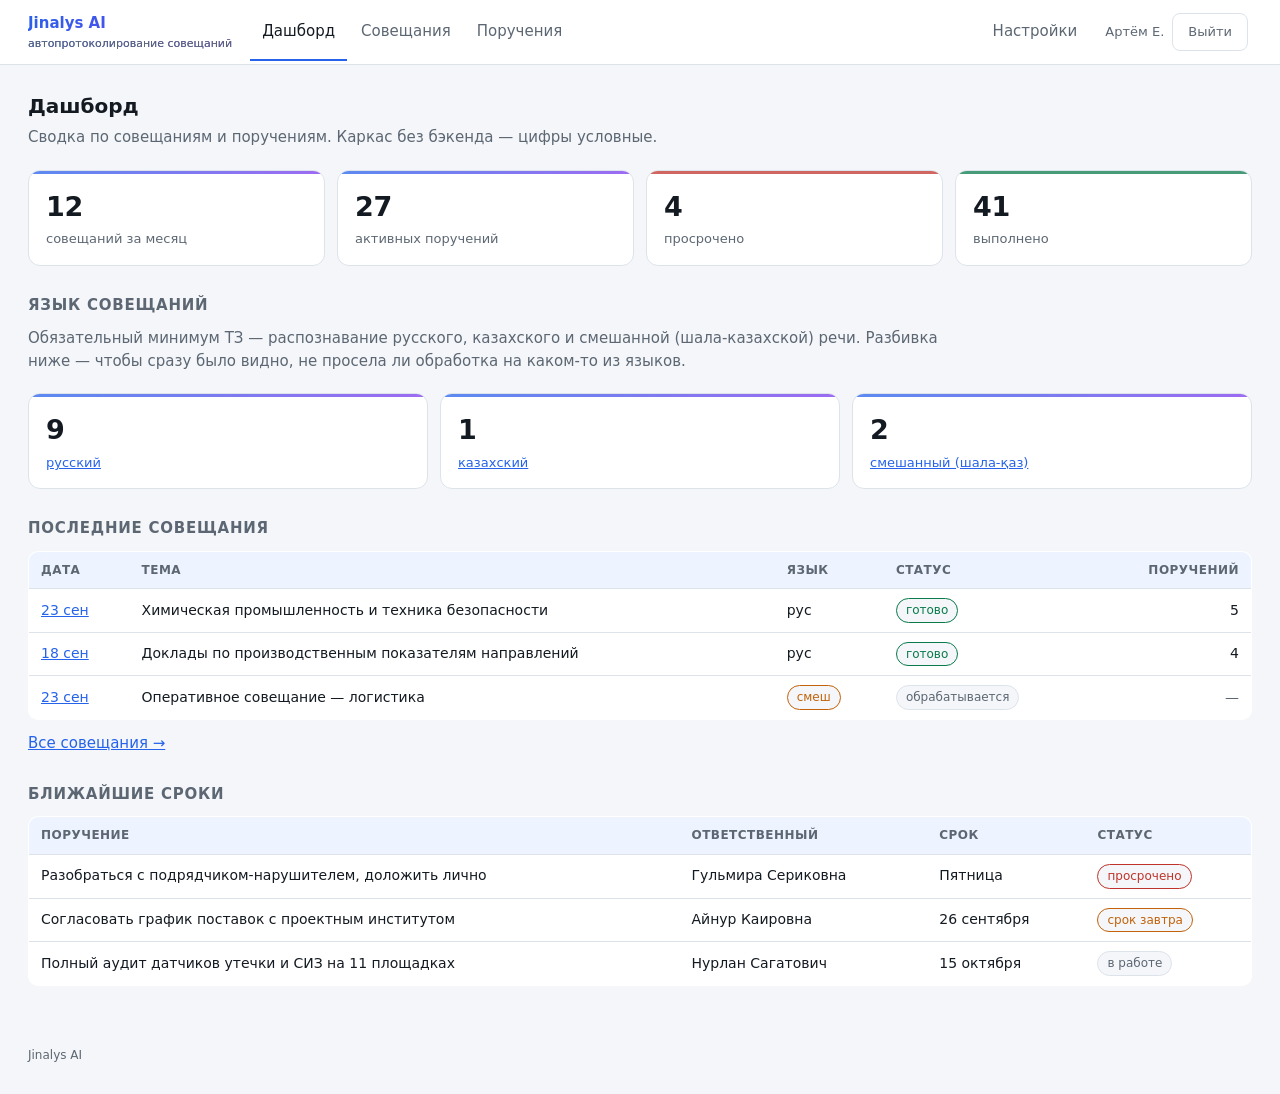
<file: frontend/index.html>
<!doctype html>
<html lang="ru">
<head>
<meta charset="utf-8">
<meta name="viewport" content="width=device-width, initial-scale=1">
<title>Дашборд · Jinalys AI</title>
<link rel="stylesheet" href="css/style.css">
</head>
<body>

<nav class="side">
  <div class="brand">Jinalys AI<small>автопротоколирование совещаний</small></div>

  <a href="index.html" class="on">Дашборд</a>
  <a href="meetings.html">Совещания</a>
  <a href="tasks.html">Поручения</a>

  <div class="bottom">
    <a href="settings.html">Настройки</a>
    <div class="who">
      <span id="who-name">—</span>
      <button class="ghost" id="logout-btn" type="button">Выйти</button>
    </div>
  </div>
</nav>

<main>
  <h1>Дашборд</h1>
  <p class="sub">Сводка по совещаниям и поручениям. Каркас без бэкенда — цифры условные.</p>

  <div class="cards">
    <div class="card"><div class="n">12</div><div class="l">совещаний за месяц</div></div>
    <div class="card"><div class="n">27</div><div class="l">активных поручений</div></div>
    <div class="card danger"><div class="n">4</div><div class="l">просрочено</div></div>
    <div class="card ok"><div class="n">41</div><div class="l">выполнено</div></div>
  </div>

  <h2>Язык совещаний</h2>
  <p class="sub">
    Обязательный минимум ТЗ — распознавание русского, казахского и смешанной
    (шала-казахской) речи. Разбивка ниже — чтобы сразу было видно, не просела
    ли обработка на каком-то из языков.
  </p>
  <div class="cards" style="margin-bottom:20px">
    <div class="card"><div class="n">9</div><div class="l"><a href="meetings.html?lang=ru">русский</a></div></div>
    <div class="card"><div class="n">1</div><div class="l"><a href="meetings.html?lang=kk">казахский</a></div></div>
    <div class="card"><div class="n">2</div><div class="l"><a href="meetings.html?lang=mixed">смешанный (шала-қаз)</a></div></div>
  </div>

  <h2>Последние совещания</h2>
  <div class="scroll">
  <table>
    <tr><th>Дата</th><th>Тема</th><th>Язык</th><th>Статус</th><th class="right">Поручений</th></tr>
    <tr>
      <td><a href="meeting.html">23 сен</a></td>
      <td>Химическая промышленность и техника безопасности</td>
      <td>рус</td>
      <td><span class="tag ok">готово</span></td>
      <td class="right">5</td>
    </tr>
    <tr>
      <td><a href="meeting.html">18 сен</a></td>
      <td>Доклады по производственным показателям направлений</td>
      <td>рус</td>
      <td><span class="tag ok">готово</span></td>
      <td class="right">4</td>
    </tr>
    <tr>
      <td><a href="meeting.html">23 сен</a></td>
      <td>Оперативное совещание — логистика</td>
      <td><span class="tag warn">смеш</span></td>
      <td><span class="tag">обрабатывается</span></td>
      <td class="right muted">—</td>
    </tr>
  </table>
  </div>
  <p class="sub" style="margin-top:12px"><a href="meetings.html">Все совещания →</a></p>

  <h2>Ближайшие сроки</h2>
  <div class="scroll">
  <table>
    <tr><th class="wrap">Поручение</th><th>Ответственный</th><th>Срок</th><th>Статус</th></tr>
    <tr>
      <td class="wrap">Разобраться с подрядчиком-нарушителем, доложить лично</td>
      <td>Гульмира Сериковна</td>
      <td>Пятница</td>
      <td><span class="tag bad">просрочено</span></td>
    </tr>
    <tr>
      <td class="wrap">Согласовать график поставок с проектным институтом</td>
      <td>Айнур Каировна</td>
      <td>26 сентября</td>
      <td><span class="tag warn">срок завтра</span></td>
    </tr>
    <tr>
      <td class="wrap">Полный аудит датчиков утечки и СИЗ на 11 площадках</td>
      <td>Нурлан Сагатович</td>
      <td>15 октября</td>
      <td><span class="tag">в работе</span></td>
    </tr>
  </table>
  </div>
</main>

<footer>Jinalys AI</footer>

<script>
document.getElementById("who-name").textContent = sessionStorage.getItem("socbrain_name") || "Артём Е.";
document.getElementById("logout-btn").addEventListener("click", () => {
  window.location.href = "login.html";
});
</script>
</body>
</html>
</file>
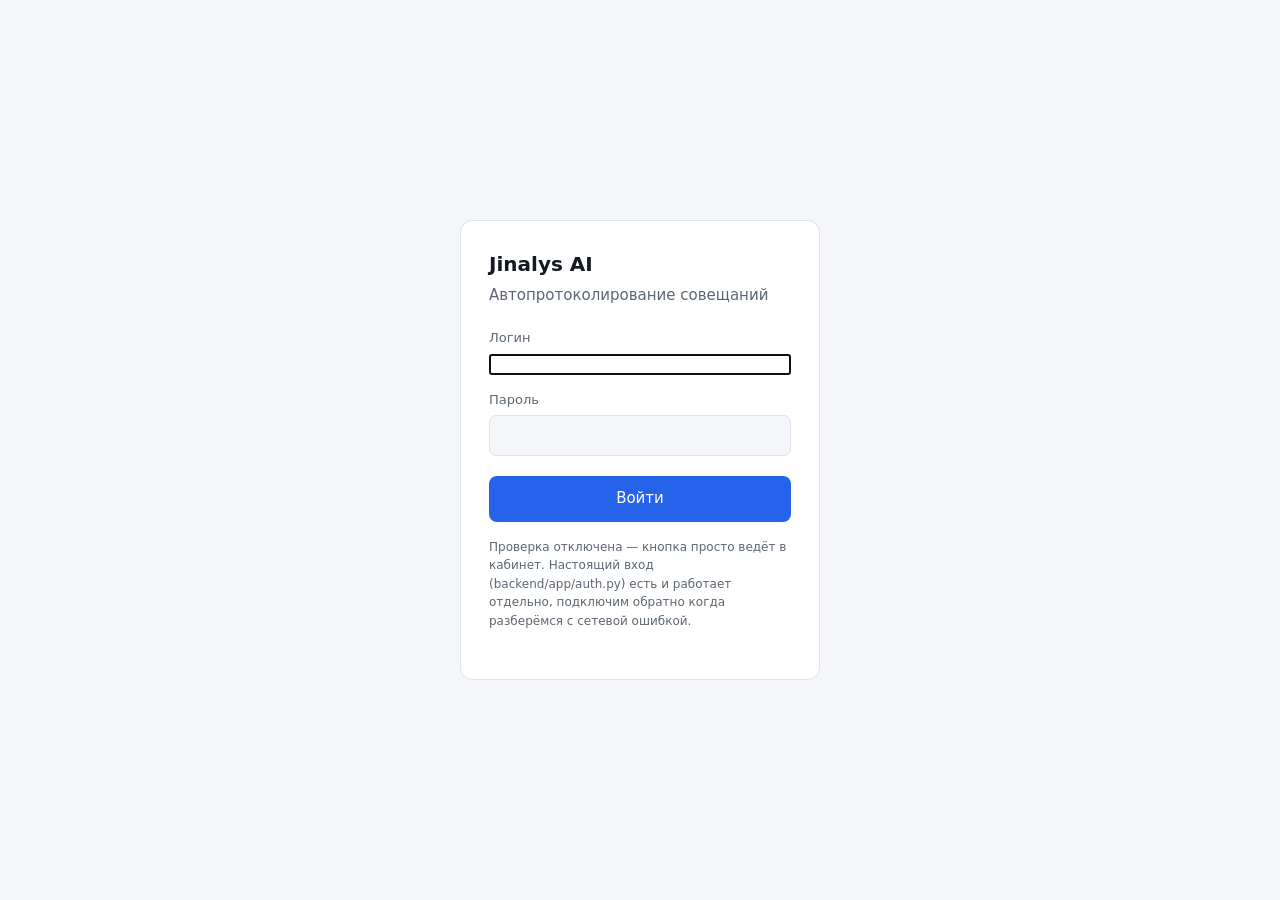
<file: frontend/login.html>
<!doctype html>
<html lang="ru">
<head>
<meta charset="utf-8">
<meta name="viewport" content="width=device-width, initial-scale=1">
<title>Вход · Jinalys AI</title>
<link rel="stylesheet" href="css/style.css">
</head>
<body class="login-shell">

<form action="index.html" method="get">
  <h1>Jinalys AI</h1>
  <p class="sub">Автопротоколирование совещаний</p>

  <label for="u">Логин</label>
  <input id="u" name="username" autocomplete="username" autofocus>

  <label for="p">Пароль</label>
  <input id="p" name="password" type="password" autocomplete="current-password">

  <button type="submit">Войти</button>

  <p class="sub" style="margin-top:16px;font-size:12px;">
    Проверка отключена — кнопка просто ведёт в кабинет. Настоящий вход
    (backend/app/auth.py) есть и работает отдельно, подключим обратно
    когда разберёмся с сетевой ошибкой.
  </p>
</form>

</body>
</html>
</file>
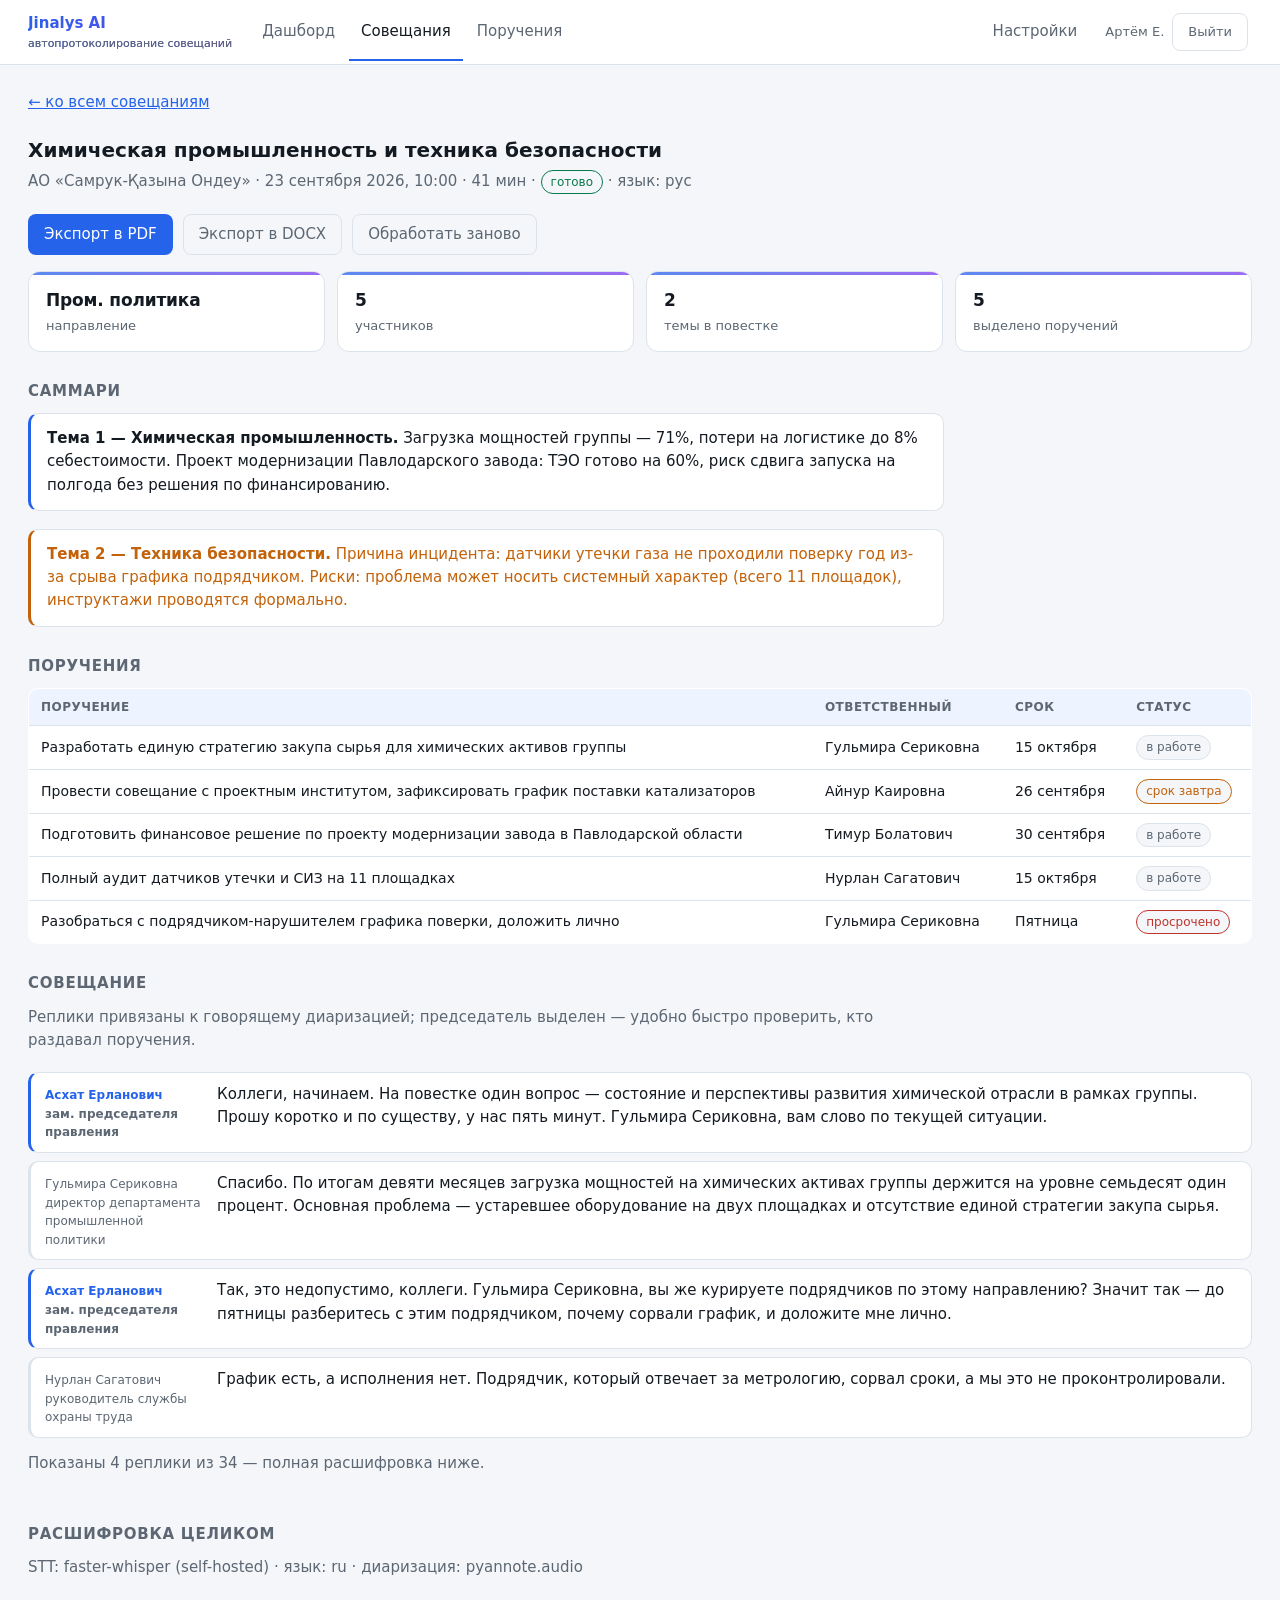
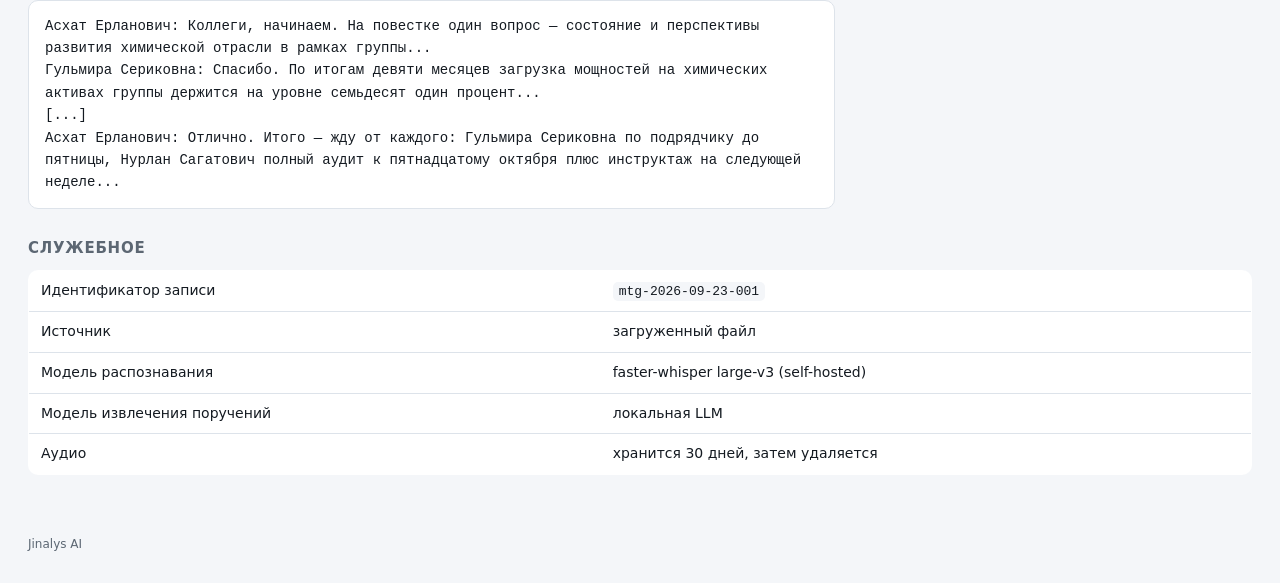
<file: frontend/meeting.html>
<!doctype html>
<html lang="ru">
<head>
<meta charset="utf-8">
<meta name="viewport" content="width=device-width, initial-scale=1">
<title>Совещание · Химическая промышленность и ТБ · Jinalys AI</title>
<link rel="stylesheet" href="css/style.css">
</head>
<body>

<nav class="side">
  <div class="brand">Jinalys AI<small>автопротоколирование совещаний</small></div>

  <a href="index.html">Дашборд</a>
  <a href="meetings.html" class="on">Совещания</a>
  <a href="tasks.html">Поручения</a>

  <div class="bottom">
    <a href="settings.html">Настройки</a>
    <div class="who">
      <span id="who-name">—</span>
      <button class="ghost" id="logout-btn" type="button">Выйти</button>
    </div>
  </div>
</nav>

<main>
  <p class="sub"><a href="meetings.html">← ко всем совещаниям</a></p>
  <h1>Химическая промышленность и техника безопасности</h1>
  <p class="sub">
    АО «Самрук-Қазына Ондеу» · 23 сентября 2026, 10:00 · 41 мин ·
    <span class="tag ok">готово</span> · язык: рус
  </p>

  <div class="toolbar">
    <a class="btn" href="#">Экспорт в PDF</a>
    <a class="btn ghost" href="#">Экспорт в DOCX</a>
    <a class="btn ghost" href="#">Обработать заново</a>
  </div>

  <div class="cards">
    <div class="card"><div class="n" style="font-size:17px">Пром. политика</div><div class="l">направление</div></div>
    <div class="card"><div class="n" style="font-size:17px">5</div><div class="l">участников</div></div>
    <div class="card"><div class="n" style="font-size:17px">2</div><div class="l">темы в повестке</div></div>
    <div class="card"><div class="n" style="font-size:17px">5</div><div class="l">выделено поручений</div></div>
  </div>

  <h2>Саммари</h2>
  <div class="note">
    <b>Тема 1 — Химическая промышленность.</b>
    Загрузка мощностей группы — 71%, потери на логистике до 8% себестоимости.
    Проект модернизации Павлодарского завода: ТЭО готово на 60%, риск сдвига
    запуска на полгода без решения по финансированию.
  </div>
  <div class="note warn">
    <b>Тема 2 — Техника безопасности.</b>
    Причина инцидента: датчики утечки газа не проходили поверку год из-за
    срыва графика подрядчиком. Риски: проблема может носить системный
    характер (всего 11 площадок), инструктажи проводятся формально.
  </div>

  <h2>Поручения</h2>
  <div class="scroll">
  <table>
    <tr><th class="wrap">Поручение</th><th>Ответственный</th><th>Срок</th><th>Статус</th></tr>
    <tr>
      <td class="wrap">Разработать единую стратегию закупа сырья для химических активов группы</td>
      <td>Гульмира Сериковна</td>
      <td>15 октября</td>
      <td><span class="tag">в работе</span></td>
    </tr>
    <tr>
      <td class="wrap">Провести совещание с проектным институтом, зафиксировать график поставки катализаторов</td>
      <td>Айнур Каировна</td>
      <td>26 сентября</td>
      <td><span class="tag warn">срок завтра</span></td>
    </tr>
    <tr>
      <td class="wrap">Подготовить финансовое решение по проекту модернизации завода в Павлодарской области</td>
      <td>Тимур Болатович</td>
      <td>30 сентября</td>
      <td><span class="tag">в работе</span></td>
    </tr>
    <tr>
      <td class="wrap">Полный аудит датчиков утечки и СИЗ на 11 площадках</td>
      <td>Нурлан Сагатович</td>
      <td>15 октября</td>
      <td><span class="tag">в работе</span></td>
    </tr>
    <tr>
      <td class="wrap">Разобраться с подрядчиком-нарушителем графика поверки, доложить лично</td>
      <td>Гульмира Сериковна</td>
      <td>Пятница</td>
      <td><span class="tag bad">просрочено</span></td>
    </tr>
  </table>
  </div>

  <h2>Совещание</h2>
  <p class="sub">
    Реплики привязаны к говорящему диаризацией; председатель выделен —
    удобно быстро проверить, кто раздавал поручения.
  </p>
  <div class="dialog">
    <div class="line chair">
      <span class="who">Асхат Ерланович<br><span class="muted">зам. председателя правления</span></span>
      <span class="say">Коллеги, начинаем. На повестке один вопрос — состояние и перспективы развития химической отрасли в рамках группы. Прошу коротко и по существу, у нас пять минут. Гульмира Сериковна, вам слово по текущей ситуации.</span>
    </div>
    <div class="line member">
      <span class="who">Гульмира Сериковна<br><span class="muted">директор департамента промышленной политики</span></span>
      <span class="say">Спасибо. По итогам девяти месяцев загрузка мощностей на химических активах группы держится на уровне семьдесят один процент. Основная проблема — устаревшее оборудование на двух площадках и отсутствие единой стратегии закупа сырья.</span>
    </div>
    <div class="line chair">
      <span class="who">Асхат Ерланович<br><span class="muted">зам. председателя правления</span></span>
      <span class="say">Так, это недопустимо, коллеги. Гульмира Сериковна, вы же курируете подрядчиков по этому направлению? Значит так — до пятницы разберитесь с этим подрядчиком, почему сорвали график, и доложите мне лично.</span>
    </div>
    <div class="line member">
      <span class="who">Нурлан Сагатович<br><span class="muted">руководитель службы охраны труда</span></span>
      <span class="say">График есть, а исполнения нет. Подрядчик, который отвечает за метрологию, сорвал сроки, а мы это не проконтролировали.</span>
    </div>
    <p class="sub" style="margin-top:6px">Показаны 4 реплики из 34 — полная расшифровка ниже.</p>
  </div>

  <h2>Расшифровка целиком</h2>
  <p class="sub">STT: faster-whisper (self-hosted) · язык: ru · диаризация: pyannote.audio</p>
  <pre>Асхат Ерланович: Коллеги, начинаем. На повестке один вопрос — состояние и перспективы развития химической отрасли в рамках группы...
Гульмира Сериковна: Спасибо. По итогам девяти месяцев загрузка мощностей на химических активах группы держится на уровне семьдесят один процент...
[...]
Асхат Ерланович: Отлично. Итого — жду от каждого: Гульмира Сериковна по подрядчику до пятницы, Нурлан Сагатович полный аудит к пятнадцатому октября плюс инструктаж на следующей неделе...</pre>

  <h2>Служебное</h2>
  <div class="scroll">
  <table>
    <tr><td>Идентификатор записи</td><td><code>mtg-2026-09-23-001</code></td></tr>
    <tr><td>Источник</td><td>загруженный файл</td></tr>
    <tr><td>Модель распознавания</td><td>faster-whisper large-v3 (self-hosted)</td></tr>
    <tr><td>Модель извлечения поручений</td><td>локальная LLM</td></tr>
    <tr><td>Аудио</td><td>хранится 30 дней, затем удаляется</td></tr>
  </table>
  </div>

</main>

<footer>Jinalys AI</footer>
<script>
document.getElementById("who-name").textContent = sessionStorage.getItem("socbrain_name") || "Артём Е.";
document.getElementById("logout-btn").addEventListener("click", () => {
  window.location.href = "login.html";
});
</script>
</body>
</html>
</file>
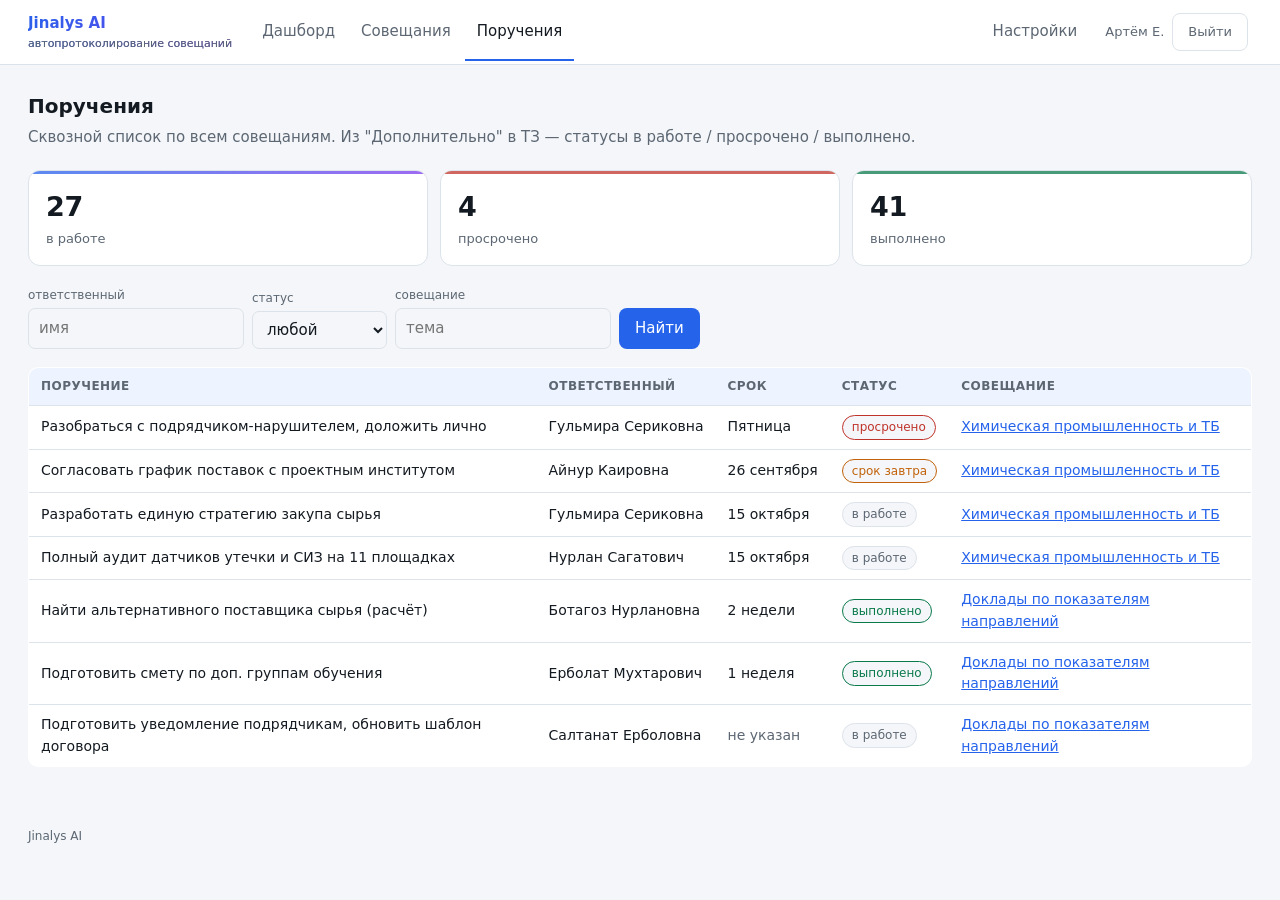
<file: frontend/tasks.html>
<!doctype html>
<html lang="ru">
<head>
<meta charset="utf-8">
<meta name="viewport" content="width=device-width, initial-scale=1">
<title>Поручения · Jinalys AI</title>
<link rel="stylesheet" href="css/style.css">
</head>
<body>

<nav class="side">
  <div class="brand">Jinalys AI<small>автопротоколирование совещаний</small></div>

  <a href="index.html">Дашборд</a>
  <a href="meetings.html">Совещания</a>
  <a href="tasks.html" class="on">Поручения</a>

  <div class="bottom">
    <a href="settings.html">Настройки</a>
    <div class="who">
      <span id="who-name">—</span>
      <button class="ghost" id="logout-btn" type="button">Выйти</button>
    </div>
  </div>
</nav>

<main>
  <h1>Поручения</h1>
  <p class="sub">Сквозной список по всем совещаниям. Из "Дополнительно" в ТЗ — статусы в работе / просрочено / выполнено.</p>

  <div class="cards" style="margin-bottom:20px">
    <div class="card"><div class="n">27</div><div class="l">в работе</div></div>
    <div class="card danger"><div class="n">4</div><div class="l">просрочено</div></div>
    <div class="card ok"><div class="n">41</div><div class="l">выполнено</div></div>
  </div>

  <form method="get" class="filters">
    <div><label>ответственный</label><input type="text" name="who" placeholder="имя"></div>
    <div><label>статус</label>
      <select name="status">
        <option value="">любой</option>
        <option value="progress">в работе</option>
        <option value="overdue">просрочено</option>
        <option value="done">выполнено</option>
      </select>
    </div>
    <div><label>совещание</label><input type="text" name="meeting" placeholder="тема"></div>
    <div><button type="submit">Найти</button></div>
  </form>

  <div class="scroll">
  <table>
    <tr><th class="wrap">Поручение</th><th>Ответственный</th><th>Срок</th><th>Статус</th><th class="wrap">Совещание</th></tr>
    <tr>
      <td class="wrap">Разобраться с подрядчиком-нарушителем, доложить лично</td>
      <td>Гульмира Сериковна</td>
      <td>Пятница</td>
      <td><span class="tag bad">просрочено</span></td>
      <td class="wrap"><a href="meeting.html">Химическая промышленность и ТБ</a></td>
    </tr>
    <tr>
      <td class="wrap">Согласовать график поставок с проектным институтом</td>
      <td>Айнур Каировна</td>
      <td>26 сентября</td>
      <td><span class="tag warn">срок завтра</span></td>
      <td class="wrap"><a href="meeting.html">Химическая промышленность и ТБ</a></td>
    </tr>
    <tr>
      <td class="wrap">Разработать единую стратегию закупа сырья</td>
      <td>Гульмира Сериковна</td>
      <td>15 октября</td>
      <td><span class="tag">в работе</span></td>
      <td class="wrap"><a href="meeting.html">Химическая промышленность и ТБ</a></td>
    </tr>
    <tr>
      <td class="wrap">Полный аудит датчиков утечки и СИЗ на 11 площадках</td>
      <td>Нурлан Сагатович</td>
      <td>15 октября</td>
      <td><span class="tag">в работе</span></td>
      <td class="wrap"><a href="meeting.html">Химическая промышленность и ТБ</a></td>
    </tr>
    <tr>
      <td class="wrap">Найти альтернативного поставщика сырья (расчёт)</td>
      <td>Ботагоз Нурлановна</td>
      <td>2 недели</td>
      <td><span class="tag ok">выполнено</span></td>
      <td class="wrap"><a href="meeting.html">Доклады по показателям направлений</a></td>
    </tr>
    <tr>
      <td class="wrap">Подготовить смету по доп. группам обучения</td>
      <td>Ерболат Мухтарович</td>
      <td>1 неделя</td>
      <td><span class="tag ok">выполнено</span></td>
      <td class="wrap"><a href="meeting.html">Доклады по показателям направлений</a></td>
    </tr>
    <tr>
      <td class="wrap">Подготовить уведомление подрядчикам, обновить шаблон договора</td>
      <td>Салтанат Ерболовна</td>
      <td class="muted">не указан</td>
      <td><span class="tag">в работе</span></td>
      <td class="wrap"><a href="meeting.html">Доклады по показателям направлений</a></td>
    </tr>
  </table>
  </div>

</main>

<footer>Jinalys AI</footer>
<script>
document.getElementById("who-name").textContent = sessionStorage.getItem("socbrain_name") || "Артём Е.";
document.getElementById("logout-btn").addEventListener("click", () => {
  window.location.href = "login.html";
});
</script>
</body>
</html>
</file>
<file: frontend/css/style.css>
/* SOCBrain — каркас фронта, структурно взят из aster_zapis
   (server/internal/web/templates), переименован и адаптирован под
   протоколы совещаний. Пока статика без бэкенда: логина/сессий нет. */

:root {
  --bg:#f4f6f9; --card:#fff; --line:#dde3ea; --text:#141a21;
  --muted:#5c6773; --accent:#2563eb; --accent2:#7c3aed;
  --warn:#c2620a; --bad:#c0332b; --ok:#0a7a4b;
  --tint:#eef4ff; --tint2:#f5f0ff;
}
@media (prefers-color-scheme: dark) {
  :root {
    --bg:#101418; --card:#1a1f26; --line:#2b323b; --text:#e8ecf2;
    --muted:#94a0ae; --accent:#5b9dff; --accent2:#a78bfa;
    --warn:#e8a84d; --bad:#f5867c; --ok:#4fc78d;
    --tint:#16202e; --tint2:#1d1a2e;
  }
}
* { box-sizing:border-box; }
body { margin:0; background:var(--bg); color:var(--text);
       font:15px/1.55 system-ui, -apple-system, "Segoe UI", Roboto, sans-serif; }

/* Верхняя панель: слева — куда ходят каждый день (Дашборд/Совещания/
   Поручения), справа, рядом с выходом — Настройки и учётная запись. */
.side { background:var(--card); border-bottom:1px solid var(--line);
        padding:0 28px; display:flex; align-items:center; gap:2px;
        flex-wrap:wrap; }
.side .brand { padding:12px 16px 12px 0; font-weight:600; white-space:nowrap;
               background:linear-gradient(135deg,var(--accent),var(--accent2));
               -webkit-background-clip:text; background-clip:text; color:transparent; }
.side .brand small { display:block; font-weight:400; font-size:11px;
                      background:none; -webkit-text-fill-color:var(--muted); color:var(--muted); }
.side a { padding:16px 12px; color:var(--muted); text-decoration:none;
          border-bottom:2px solid transparent; white-space:nowrap; }
.side a:hover { color:var(--text); }
.side a.on { color:var(--text); border-bottom-color:var(--accent); }
.side .bottom { margin-left:auto; display:flex; align-items:center; gap:2px; }
.side .who { padding:0 4px 0 14px; font-size:13px; color:var(--muted);
             display:flex; align-items:center; gap:8px; white-space:nowrap; }

main { max-width:none; margin:0; padding:26px 28px 60px; }
.note, pre, p.sub { max-width:96ch; }

@media (max-width: 720px) {
  .side .bottom { margin-left:0; }
  .side .brand small { display:none; }
}

h1 { font-size:20px; margin:0 0 4px; }
h2 { font-size:15px; margin:28px 0 10px; text-transform:uppercase;
     letter-spacing:.05em; color:var(--muted); }
.sub { color:var(--muted); margin:0 0 20px; }
.cards { display:grid; grid-template-columns:repeat(auto-fit,minmax(160px,1fr)); gap:12px; }
.card { background:var(--card); border:1px solid var(--line); border-radius:12px;
        padding:15px 17px; position:relative; overflow:hidden; }
.card::before { content:""; position:absolute; inset:0 0 auto 0; height:3px;
                background:linear-gradient(90deg,var(--accent),var(--accent2)); opacity:.75; }
.card.danger::before { background:var(--bad); }
.card.ok::before { background:var(--ok); }
.card .n { font-size:27px; font-weight:650; letter-spacing:-.01em; }
.card .l { color:var(--muted); font-size:13px; margin-top:2px; }
.grid2 { display:grid; grid-template-columns:repeat(auto-fit,minmax(320px,1fr)); gap:20px; }
table { width:100%; border-collapse:collapse; background:var(--card);
        border:1px solid var(--line); border-radius:10px; overflow:hidden; }
.scroll { overflow-x:auto; }
th,td { padding:9px 12px; text-align:left; border-bottom:1px solid var(--line);
        font-size:14px; white-space:nowrap; }
th { color:var(--muted); font-weight:600; font-size:12px; text-transform:uppercase;
     letter-spacing:.04em; background:var(--tint); }
tbody tr:hover td, tr:hover td { background:var(--tint); }
tr:last-child td { border-bottom:none; }
td.wrap, th.wrap { white-space:normal; }

td.gist { white-space:normal; min-width:320px; max-width:520px; cursor:pointer; }
td.gist .clip { display:-webkit-box; -webkit-line-clamp:2; -webkit-box-orient:vertical;
                overflow:hidden; }
td.gist.open .clip { display:block; overflow:visible; }
td.gist .more { display:block; font-size:11px; color:var(--accent); margin-top:4px;
                text-transform:uppercase; letter-spacing:.03em; }
td.gist:not(.open) .more::after { content:"читать целиком"; }
td.gist.open .more::after { content:"свернуть"; }
.right { text-align:right; }
.bar { height:7px; border-radius:4px; min-width:3px;
       background:linear-gradient(90deg,var(--accent),var(--accent2)); }
form.inline { display:inline; }
input[type=text], input[type=password], input[type=date], input[type=email],
input[type=search], select, textarea {
    padding:8px 10px; border:1px solid var(--line); border-radius:7px;
    background:var(--bg); color:var(--text); font:inherit; }
textarea { width:100%; font-family:ui-monospace,SFMono-Regular,Consolas,monospace;
           font-size:13px; line-height:1.5; }
button, .btn { padding:8px 15px; border:1px solid transparent; border-radius:8px;
         background:var(--accent); color:#fff; font:inherit; font-weight:500;
         cursor:pointer; transition:filter .12s; text-decoration:none; display:inline-block; }
button:hover, .btn:hover { filter:brightness(1.08); color:#fff; }
button.ghost, .btn.ghost { background:transparent; color:var(--muted); border-color:var(--line); font-weight:400; }
button.ghost:hover, .btn.ghost:hover { color:var(--text); border-color:var(--accent); filter:none; }

.toolbar { display:flex; align-items:center; gap:10px; margin:0 0 16px; flex-wrap:wrap; }
.note { padding:13px 16px; border-radius:10px; margin:0 0 18px;
        border:1px solid var(--line); background:var(--card);
        border-left:3px solid var(--accent); }
.note.warn { border-left-color:var(--warn); color:var(--warn); }
.note.bad { border-left-color:var(--bad); color:var(--bad); }
.note.ok { border-left-color:var(--ok); color:var(--ok); }
code { font-family:ui-monospace,SFMono-Regular,Consolas,monospace; font-size:13px;
       background:var(--bg); padding:2px 6px; border-radius:5px; }
pre { background:var(--card); border:1px solid var(--line); border-radius:10px;
      padding:14px 16px; overflow-x:auto; white-space:pre-wrap; word-break:break-word;
      font-size:14px; line-height:1.6; }

/* Совещание по репликам. .chair — председатель/ведущий, чтобы взгляд
   сразу находил, кто раздаёт поручения; остальные — обычные реплики. */
.dialog { display:flex; flex-direction:column; gap:8px; margin-bottom:20px; }
.dialog .line { display:flex; gap:12px; align-items:baseline;
                background:var(--card); border:1px solid var(--line);
                border-radius:10px; padding:10px 14px; line-height:1.55; }
.dialog .who { flex:0 0 160px; font-size:12px; color:var(--muted); }
.dialog .say { flex:1; word-break:break-word; }
.dialog .chair { border-left:3px solid var(--accent); }
.dialog .chair .who { color:var(--accent); font-weight:600; }
.dialog .member { border-left:3px solid var(--line); }
@media (max-width:640px) {
  .dialog .line { flex-direction:column; gap:2px; }
  .dialog .who { flex:none; }
}
.muted { color:var(--muted); }
.filters { display:flex; gap:8px; flex-wrap:wrap; align-items:end; margin-bottom:18px; }
.filters label { display:block; font-size:12px; color:var(--muted); margin-bottom:4px; }
.tag { display:inline-block; padding:2px 9px; border-radius:20px; font-size:12px;
       border:1px solid var(--line); color:var(--muted); background:var(--bg); }
.tag.bad { border-color:var(--bad); color:var(--bad); }
.tag.warn { border-color:var(--warn); color:var(--warn); }
.tag.ok { border-color:var(--ok); color:var(--ok); }
a { color:var(--accent); }
footer { padding:0 28px 30px; color:var(--muted); font-size:12px; }

/* ---- settings: заголовок + узкая вкладочная панель + контент,
   по образцу app__header/.nav/.content из стенда Promt_master,
   только без React — вкладки переключает data-tab-target/data-tab-step. ---- */
.settings-shell { display:grid; grid-template-columns:250px 1fr; gap:28px; align-items:start; }
.settings-nav { display:flex; flex-direction:column; gap:1px;
                background:var(--card); border:1px solid var(--line); border-radius:10px;
                padding:8px; max-height:calc(100vh - 120px); overflow-y:auto; }
.settings-nav-group { padding:14px 12px 4px; font-size:11px; font-weight:600; color:var(--muted);
                       text-transform:uppercase; letter-spacing:.05em; }
.settings-nav-group:first-child { padding-top:4px; }
.settings-nav button { display:block; width:100%; text-align:left; padding:8px 12px;
                        border-radius:7px; background:none; border:0; color:var(--muted);
                        font:inherit; font-size:13.5px; font-weight:400; cursor:pointer; }
.settings-nav button:hover { background:var(--tint); color:var(--text); filter:none; }
.settings-nav button.active { background:var(--tint); color:var(--accent); font-weight:600; }
.settings-panel { display:none; }
.settings-panel.active { display:block; }
.stub-note { font-size:12px; color:var(--muted); background:var(--tint2);
             border:1px dashed var(--line); border-radius:8px; padding:8px 12px; margin-top:10px; }
@media (max-width:820px) {
  .settings-shell { grid-template-columns:1fr; }
  .settings-nav { flex-direction:row; flex-wrap:wrap; max-height:none; }
  .settings-nav-group { flex-basis:100%; }
}

/* ---- login ---- */
.login-shell { min-height:100vh; display:grid; place-items:center; }
.login-shell form { background:var(--card); border:1px solid var(--line); border-radius:12px;
                     padding:28px; width:min(360px,92vw); }
.login-shell label { display:block; font-size:13px; color:var(--muted); margin:14px 0 5px; }
.login-shell input { width:100%; }
.login-shell button { width:100%; margin-top:20px; padding:10px; }

/* ---- внешний вид из настроек (js/theme.js ставит атрибуты на <html>) ---- */
:root[data-theme="dark"] {
  --bg:#101418; --card:#1a1f26; --line:#2b323b; --text:#e8ecf2;
  --muted:#94a0ae; --accent:#5b9dff; --accent2:#a78bfa;
  --warn:#e8a84d; --bad:#f5867c; --ok:#4fc78d;
  --tint:#16202e; --tint2:#1d1a2e;
  color-scheme: dark;
}
:root[data-theme="light"] {
  --bg:#f4f6f9; --card:#fff; --line:#dde3ea; --text:#141a21;
  --muted:#5c6773; --accent:#2563eb; --accent2:#7c3aed;
  --warn:#c2620a; --bad:#c0332b; --ok:#0a7a4b;
  --tint:#eef4ff; --tint2:#f5f0ff;
  color-scheme: light;
}
:root[data-font="115"] body { font-size:17.25px; }
:root[data-font="130"] body { font-size:19.5px; }
:root[data-font="115"] th, :root[data-font="115"] td { font-size:16px; }
:root[data-font="130"] th, :root[data-font="130"] td { font-size:18px; }
:root[data-font="115"] h1 { font-size:23px; }
:root[data-font="130"] h1 { font-size:26px; }
:root[data-density="compact"] th, :root[data-density="compact"] td { padding:5px 9px; }
:root[data-density="compact"] .card { padding:10px 13px; }
:root[data-density="compact"] .dialog .line { padding:6px 10px; }
:root[data-contrast="high"] { --line:#8a95a3; --muted:#3d4650; }
:root[data-contrast="high"][data-theme="dark"] { --line:#6b7684; --muted:#c3ccd6; }
:root[data-motion="reduce"] *, :root[data-motion="reduce"] *::before { transition:none !important; animation:none !important; }

/* ---- формы настроек ---- */
.form { display:grid; grid-template-columns:minmax(180px,260px) 1fr; gap:10px 18px; align-items:start;
        background:var(--card); border:1px solid var(--line); border-radius:10px; padding:16px 18px; margin-bottom:14px; }
.form > label { padding-top:8px; font-weight:500; }
.form > label small { display:block; font-weight:400; color:var(--muted); font-size:12px; line-height:1.4; }
.form .field input[type=text], .form .field input[type=number], .form .field select, .form .field textarea { width:100%; max-width:520px; }
.form .field .src { font-size:11px; color:var(--muted); margin-top:3px; }
.form .field .err { font-size:12px; color:var(--bad); margin-top:3px; }
.form .actions { grid-column:1 / -1; display:flex; gap:10px; align-items:center; flex-wrap:wrap; }
.seg-choice { display:inline-flex; border:1px solid var(--line); border-radius:8px; overflow:hidden; }
.seg-choice label { padding:7px 14px; cursor:pointer; color:var(--muted); border-right:1px solid var(--line); margin:0; }
.seg-choice label:last-child { border-right:none; }
.seg-choice input { display:none; }
.seg-choice input:checked + span { color:var(--accent); font-weight:600; }
.switch { display:inline-flex; align-items:center; gap:8px; padding-top:7px; cursor:pointer; }
@media (max-width:720px) { .form { grid-template-columns:1fr; } .form > label { padding-top:0; } }
</file>
